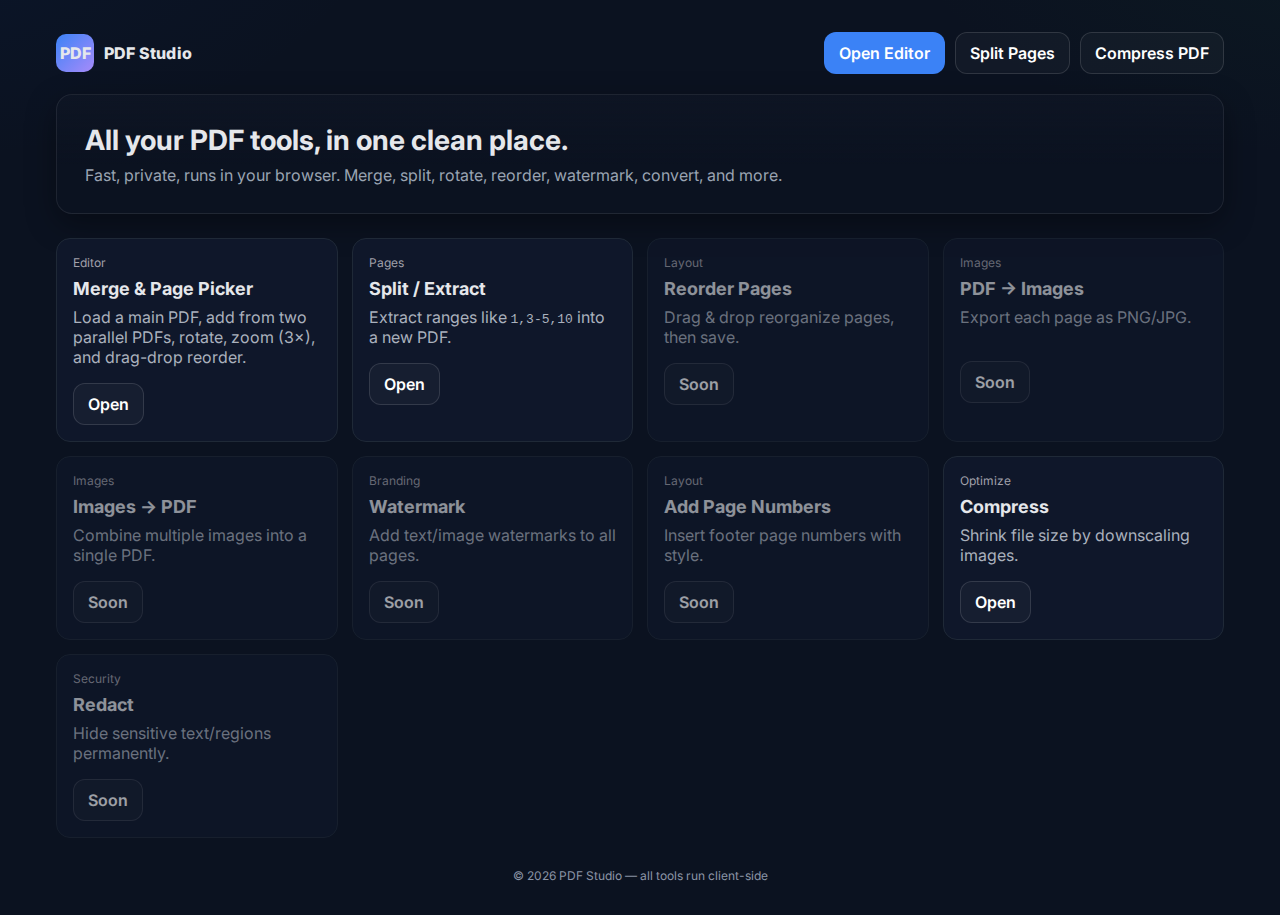
<file: index.html>
<!DOCTYPE html>
<html lang="en">
<head>
<meta charset="utf-8" />
<meta name="viewport" content="width=device-width,initial-scale=1" />
<title>PDF Studio — Tools</title>
<link href="https://fonts.googleapis.com/css2?family=Inter:wght@400;600;800&display=swap" rel="stylesheet">
<style>
  :root{
    --bg:#0b1220; --fg:#e5e7eb; --muted:#9aa4b2;
    --card:#0f172a; --line:#1f2937;
    --brand:#3b82f6; --brand2:#22c55e; --accent:#a78bfa; --danger:#ef4444;
  }
  *{box-sizing:border-box}
  body{margin:0;background:radial-gradient(80rem 40rem at -10% -10%, #0b3b901a, transparent 40%),
                     radial-gradient(80rem 40rem at 110% -10%, #1665341a, transparent 40%),
                     var(--bg);
       color:var(--fg); font-family:Inter, system-ui, -apple-system, Segoe UI, Roboto, Arial, sans-serif}
  a{color:inherit;text-decoration:none}
  .wrap{max-width:1200px;margin:32px auto;padding:0 16px}
  header{display:flex;align-items:center;justify-content:space-between;margin-bottom:20px}
  .logo{display:flex;align-items:center;gap:10px}
  .logo-badge{width:38px;height:38px;border-radius:10px;background:
    linear-gradient(135deg, var(--brand), var(--accent)); display:grid;place-items:center; font-weight:800}
  .logo-title{font-weight:800; letter-spacing:.2px}
  .cta{display:flex;gap:10px;flex-wrap:wrap}
  .btn{border:1px solid #ffffff20; background:#ffffff08; color:#fff; padding:10px 14px; border-radius:12px; font-weight:600}
  .btn:hover{background:#ffffff14}
  .btn.primary{background:var(--brand); border-color:transparent}
  .hero{
    margin:18px 0 24px; padding:28px; border:1px solid #ffffff14; border-radius:16px;
    background:linear-gradient(180deg, #11182780, #0b1220 60%);
    box-shadow:0 10px 30px rgba(0,0,0,.35);
  }
  .hero h1{margin:0 0 8px; font-size:28px}
  .hero p{margin:0; color:var(--muted)}
  .grid{display:grid;gap:14px;grid-template-columns:repeat(auto-fill,minmax(240px,1fr)); margin-top:18px}
  .card{
    background:var(--card); border:1px solid var(--line); border-radius:14px; padding:16px;
    display:flex; flex-direction:column; gap:8px; transition:transform .12s ease, box-shadow .12s ease;
  }
  .card:hover{transform:translateY(-2px); box-shadow:0 12px 28px rgba(0,0,0,.35)}
  .card .tag{font-size:12px;color:#a1a1aa}
  .card h3{margin:0;font-size:18px}
  .card p{margin:0;color:#aab1bd; min-height:38px}
  .card .go{margin-top:8px; align-self:flex-start}
  footer{margin:30px 0 10px; color:#8b95a7; font-size:12px; text-align:center}
  .soon{opacity:.6; cursor:not-allowed}
</style>
</head>
<body>
  <div class="wrap">
    <header>
      <div class="logo">
        <div class="logo-badge">PDF</div>
        <div class="logo-title">PDF Studio</div>
      </div>
      <div class="cta">
        <a class="btn primary" href="merge.html">Open Editor</a>
        <a class="btn" href="split.html">Split Pages</a>
        <a class="btn" href="compress.html">Compress PDF</a>
      </div>
    </header>

    <div class="hero">
      <h1>All your PDF tools, in one clean place.</h1>
      <p>Fast, private, runs in your browser. Merge, split, rotate, reorder, watermark, convert, and more.</p>
    </div>

    <div class="grid">
      <a class="card" href="merge.html">
        <div class="tag">Editor</div>
        <h3>Merge & Page Picker</h3>
        <p>Load a main PDF, add from two parallel PDFs, rotate, zoom (3×), and drag-drop reorder.</p>
        <span class="btn go">Open</span>
      </a>

      <a class="card" href="split.html">
        <div class="tag">Pages</div>
        <h3>Split / Extract</h3>
        <p>Extract ranges like <code>1,3-5,10</code> into a new PDF.</p>
        <span class="btn go">Open</span>
      </a>

      <div class="card soon">
        <div class="tag">Layout</div>
        <h3>Reorder Pages</h3>
        <p>Drag & drop reorganize pages, then save.</p>
        <span class="btn go">Soon</span>
      </div>

      <div class="card soon">
        <div class="tag">Images</div>
        <h3>PDF → Images</h3>
        <p>Export each page as PNG/JPG.</p>
        <span class="btn go">Soon</span>
      </div>

      <div class="card soon">
        <div class="tag">Images</div>
        <h3>Images → PDF</h3>
        <p>Combine multiple images into a single PDF.</p>
        <span class="btn go">Soon</span>
      </div>

      <div class="card soon">
        <div class="tag">Branding</div>
        <h3>Watermark</h3>
        <p>Add text/image watermarks to all pages.</p>
        <span class="btn go">Soon</span>
      </div>

      <div class="card soon">
        <div class="tag">Layout</div>
        <h3>Add Page Numbers</h3>
        <p>Insert footer page numbers with style.</p>
        <span class="btn go">Soon</span>
      </div>

      <a class="card" href="compress.html">
  <div class="tag">Optimize</div>
  <h3>Compress</h3>
  <p>Shrink file size by downscaling images.</p>
  <span class="btn go">Open</span>
</a>

      

      <div class="card soon">
        <div class="tag">Security</div>
        <h3>Redact</h3>
        <p>Hide sensitive text/regions permanently.</p>
        <span class="btn go">Soon</span>
      </div>
    </div>

    <footer>© <span id="y"></span> PDF Studio — all tools run client-side</footer>
  </div>

<script>document.getElementById('y').textContent = new Date().getFullYear();</script>
</body>
</html>
</file>
